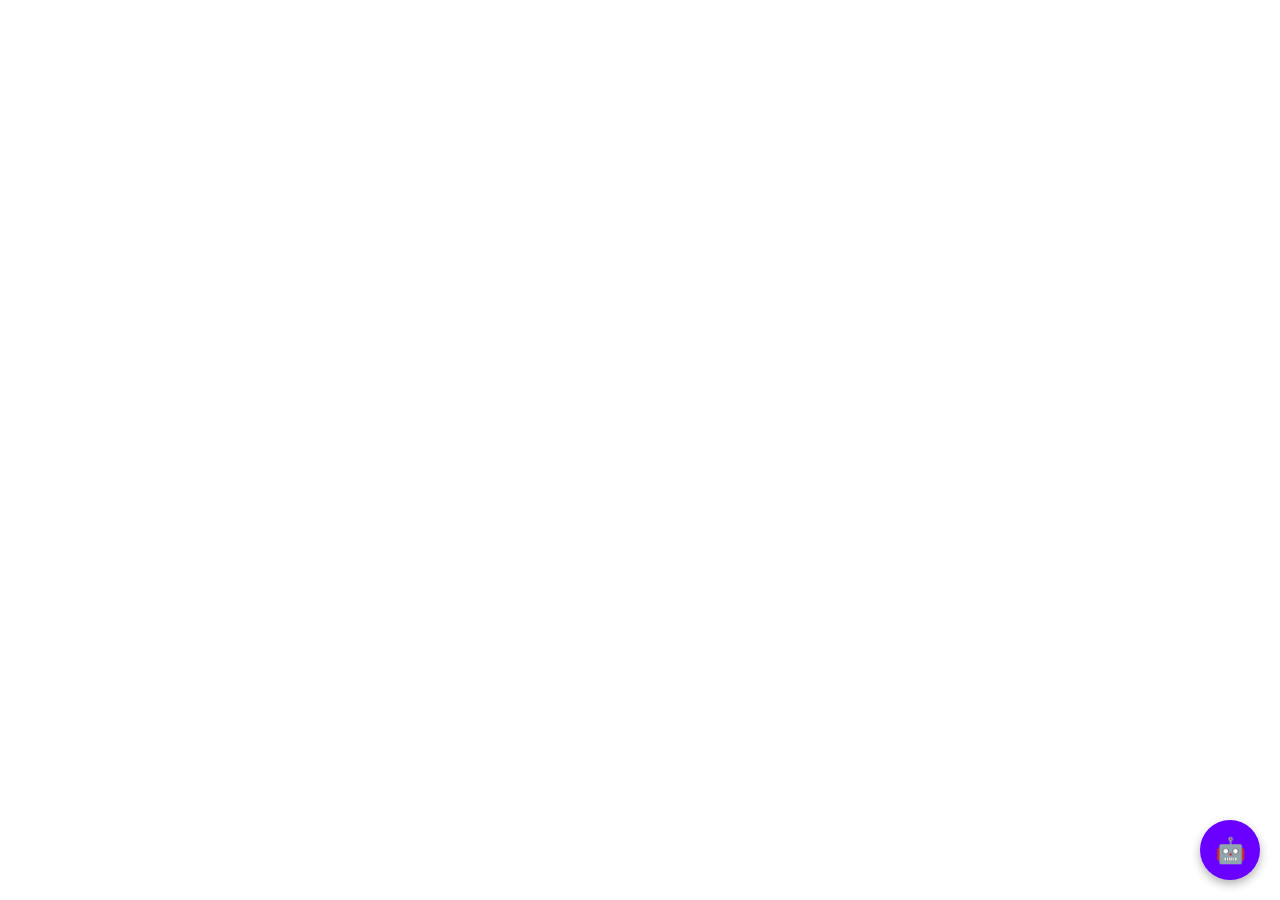
<file: frontend/index.html>
<!DOCTYPE html>
<html lang="en">
<head>
  <meta charset="UTF-8">
  <meta name="viewport" content="width=device-width, initial-scale=1.0">
  <title>AIMEX Fest Chatbot</title>

  <style>
    body {
      font-family: Arial, sans-serif;
    }

    /* Chat Icon Button */
    #chatToggle {
      position: fixed;
      bottom: 20px;
      right: 20px;
      background: #6a00ff;
      color: white;
      border: none;
      width: 60px;
      height: 60px;
      border-radius: 50%;
      font-size: 25px;
      cursor: pointer;
      box-shadow: 0 4px 10px rgba(0,0,0,0.3);
      z-index: 1000;
    }

    /* Chat Box Popup */
    #chatBox {
      position: fixed;
      bottom: 90px;
      right: 20px;
      width: 320px;
      height: 420px;
      background: white;
      border-radius: 15px;
      box-shadow: 0 6px 20px rgba(0,0,0,0.3);
      display: none;
      flex-direction: column;
      overflow: hidden;
      z-index: 999;
    }

    /* Header */
    #chatHeader {
      background: #6a00ff;
      color: white;
      padding: 12px;
      text-align: center;
      font-weight: bold;
      font-size: 16px;
    }

    /* Messages Area */
    #messages {
      flex: 1;
      padding: 10px;
      overflow-y: auto;
      font-size: 14px;
      background: #f7f7f7;
    }

    /* User Message */
    .userMsg {
      text-align: right;
      margin: 8px 0;
    }

    .userMsg span {
      display: inline-block;
      background: #6a00ff;
      color: white;
      padding: 8px 12px;
      border-radius: 15px 15px 0px 15px;
      max-width: 80%;
    }

    /* Bot Message */
    .botMsg {
      text-align: left;
      margin: 8px 0;
    }

    .botMsg span {
      display: inline-block;
      background: #e0e0e0;
      color: black;
      padding: 8px 12px;
      border-radius: 15px 15px 15px 0px;
      max-width: 80%;
    }

    /* Input Area */
    #inputArea {
      display: flex;
      border-top: 1px solid #ddd;
      background: white;
    }

    #userInput {
      flex: 1;
      padding: 10px;
      border: none;
      outline: none;
      font-size: 14px;
    }

    #sendBtn {
      background: #6a00ff;
      color: white;
      border: none;
      padding: 10px 15px;
      cursor: pointer;
    }

    #sendBtn:hover {
      background: #5200cc;
    }
  </style>
</head>

<body>

  <!-- Chat Icon -->
  <button id="chatToggle">🤖</button>

  <!-- Chat Box -->
  <div id="chatBox">

    <div id="chatHeader">AIMEX Fest Assistant 🤖</div>

    <div id="messages">
      <div class="botMsg">
        <span>Hello Amar! Ask me about AIMEX Fest 🎉</span>
      </div>
    </div>

    <div id="inputArea">
      <input id="userInput" type="text" placeholder="Type a message..." />
      <button id="sendBtn">➤</button>
    </div>
  </div>

  <script>
    const chatToggle = document.getElementById("chatToggle");
    const chatBox = document.getElementById("chatBox");

    // Toggle Chat Popup
    chatToggle.onclick = () => {
      chatBox.style.display =
        chatBox.style.display === "flex" ? "none" : "flex";
    };

    const sendBtn = document.getElementById("sendBtn");
    const userInput = document.getElementById("userInput");
    const messages = document.getElementById("messages");

    async function sendMessage() {
      let msg = userInput.value.trim();
      if (!msg) return;

      // Show user message
      messages.innerHTML += `
        <div class="userMsg"><span>${msg}</span></div>
      `;

      userInput.value = "";

      // Bot typing placeholder
      messages.innerHTML += `
        <div class="botMsg"><span>Typing...</span></div>
      `;
      messages.scrollTop = messages.scrollHeight;

      // Call backend
      let response = await fetch("http://localhost:5000/chat", {
        method: "POST",
        headers: { "Content-Type": "application/json" },
        body: JSON.stringify({ message: msg })
      });

      let data = await response.json();

      // Remove typing...
      messages.lastElementChild.remove();

      // Show bot reply
      messages.innerHTML += `
        <div class="botMsg"><span>${data.reply}</span></div>
      `;

      messages.scrollTop = messages.scrollHeight;
    }

    // Send button click
    sendBtn.onclick = sendMessage;

    // ENTER key support
    userInput.addEventListener("keydown", function (event) {
      if (event.key === "Enter") {
        sendMessage();
      }
    });
  </script>

</body>
</html>
</file>
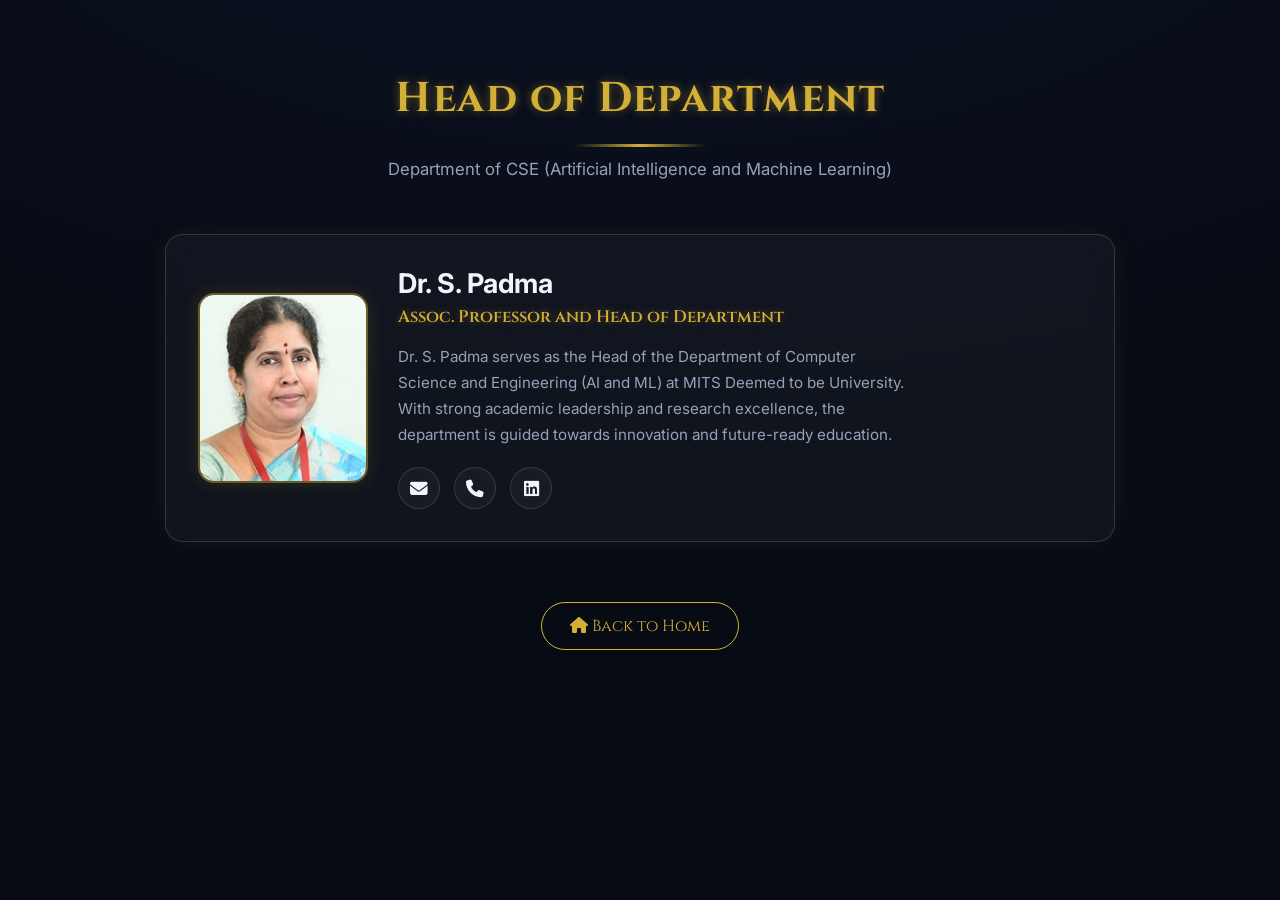
<file: convenor.html>
<!DOCTYPE html>
<html lang="en">
<head>
  <meta charset="UTF-8">
  <meta name="viewport" content="width=device-width, initial-scale=1.0">
  <title>Head of Department | AIMEX 2K26</title>

  <!-- Fonts (Same Style as Your Page) -->
  <link href="https://fonts.googleapis.com/css2?family=Inter:wght@400;500;600;700&
family=Cinzel:wght@600;700&display=swap" rel="stylesheet">

  <!-- Font Awesome Icons -->
  <link rel="stylesheet"
    href="https://cdnjs.cloudflare.com/ajax/libs/font-awesome/6.5.0/css/all.min.css">

  <style>
    :root {
      --bg-main: #070b14;
      --card-bg: rgba(255, 255, 255, 0.04);
      --border: rgba(255, 255, 255, 0.14);

      --text-main: #f1f5f9;
      --text-muted: #94a3b8;

      --gold: #d4af37;
    }

    * {
      margin: 0;
      padding: 0;
      box-sizing: border-box;
      font-family: "Inter", sans-serif;
    }

    body {
      background: radial-gradient(1200px 600px at 50% -200px,
        #0c1324, var(--bg-main));
      color: var(--text-main);
      min-height: 100vh;
      padding: 70px 20px;
    }

    /* Container */
    .container {
      max-width: 950px;
      margin: auto;
    }

    /* Header */
    .page-header {
      text-align: center;
      margin-bottom: 55px;
    }

    .page-header h1 {
      font-family: "Cinzel", serif;
      font-size: 2.6rem;
      letter-spacing: 1.5px;
      color: var(--gold);

      /* ✨ Soft Glow */
      text-shadow: 0 0 10px rgba(212, 175, 55, 0.45);
    }

    .page-header p {
      margin-top: 12px;
      font-size: 1.05rem;
      color: var(--text-muted);
    }

    /* Divider */
    .divider {
      width: 130px;
      height: 3px;
      margin: 18px auto 0;
      background: linear-gradient(90deg,
        transparent, var(--gold), transparent);
    }

    /* Profile Card */
    .hod-card {
      display: flex;
      gap: 30px;
      padding: 32px;

      background: var(--card-bg);
      border: 1px solid var(--border);
      border-radius: 18px;
      backdrop-filter: blur(10px);

      /* ✨ Low Glow Border */
      box-shadow: 0 0 25px rgba(212, 175, 55, 0.08);

      align-items: center;
    }

    /* Image */
    .hod-photo {
      width: 170px;
      height: 190px;
      border-radius: 16px;
      object-fit: cover;

      border: 2px solid rgba(212, 175, 55, 0.45);
      box-shadow: 0 0 18px rgba(212, 175, 55, 0.15);
    }

    /* Info */
    .hod-info h2 {
      font-size: 1.7rem;
      font-weight: 700;
      margin-bottom: 6px;
      color: var(--text-main);
    }

    .hod-info h3 {
      font-family: "Cinzel", serif;
      font-size: 1.05rem;
      font-weight: 600;
      color: var(--gold);
      margin-bottom: 16px;

      /* ✨ Soft Glow */
      text-shadow: 0 0 8px rgba(212, 175, 55, 0.35);
    }

    .hod-info p {
      font-size: 0.95rem;
      line-height: 1.7;
      color: var(--text-muted);
      margin-bottom: 20px;
      max-width: 520px;
    }

    /* Contact Icons */
    .contact-links {
      display: flex;
      gap: 14px;
    }

    .contact-links a {
      width: 42px;
      height: 42px;
      border-radius: 50%;

      display: flex;
      align-items: center;
      justify-content: center;

      border: 1px solid var(--border);
      background: rgba(255, 255, 255, 0.03);

      color: var(--text-main);
      text-decoration: none;
      font-size: 1.1rem;

      transition: 0.25s ease;
    }

    .contact-links a:hover {
      border-color: var(--gold);
      color: var(--gold);
      background: rgba(212, 175, 55, 0.10);

      /* ✨ Low Glow Hover */
      box-shadow: 0 0 12px rgba(212, 175, 55, 0.25);
      transform: scale(1.06);
    }

    /* Back Button */
    .back-home {
      text-align: center;
      margin-top: 60px;
    }

    .back-home a {
      display: inline-block;
      padding: 12px 28px;
      border-radius: 30px;

      border: 1px solid var(--gold);
      color: var(--gold);

      font-family: "Cinzel", serif;
      text-decoration: none;
      font-size: 1rem;

      transition: 0.3s;
    }

    .back-home a:hover {
      background: var(--gold);
      color: black;
      box-shadow: 0 0 18px rgba(212, 175, 55, 0.25);
      transform: scale(1.05);
    }

    /* Responsive */
    @media(max-width: 768px) {
      .hod-card {
        flex-direction: column;
        text-align: center;
      }

      .contact-links {
        justify-content: center;
      }

      .hod-photo {
        width: 150px;
        height: 170px;
      }
    }
  </style>
</head>

<body>

  <div class="container">

    <!-- Header -->
    <div class="page-header">
      <h1>Head of Department</h1>
      <div class="divider"></div>
      <p>Department of CSE (Artificial Intelligence and Machine Learning)</p>
    </div>

    <!-- HOD Profile -->
    <div class="hod-card">

      <!-- Image -->
      <img src="HOD.png" alt="HOD Photo" class="hod-photo">

      <!-- Details -->
      <div class="hod-info">
        <h2>Dr. S. Padma</h2>
        <h3>Assoc. Professor and Head of Department</h3>

        <p>
          Dr. S. Padma serves as the Head of the Department of Computer Science and Engineering
          (AI and ML) at MITS Deemed to be University. With strong academic leadership and
          research excellence, the department is guided towards innovation and future-ready education.
        </p>

        <!-- Contact Icons -->
        <div class="contact-links">

          <a href="mailto:drpadmas@mits.ac.in" title="Email">
            <i class="fas fa-envelope"></i>
          </a>

          <a href="tel:+919154291788" title="Phone">
            <i class="fas fa-phone"></i>
          </a>

          <a href="https://www.linkedin.com/in/padma-selvaraj-b906b0240?utm_source=share&utm_campaign=share_via&utm_content=profile&utm_medium=android_app" target="_blank" title="LinkedIn">
            <i class="fab fa-linkedin"></i>
          </a>

        </div>
      </div>

    </div>

    <!-- Back Button -->
    <div class="back-home">
      <a href="index.html"><i class="fas fa-home"></i> Back to Home</a>
    </div>

  </div>

</body>
</html>
</file>
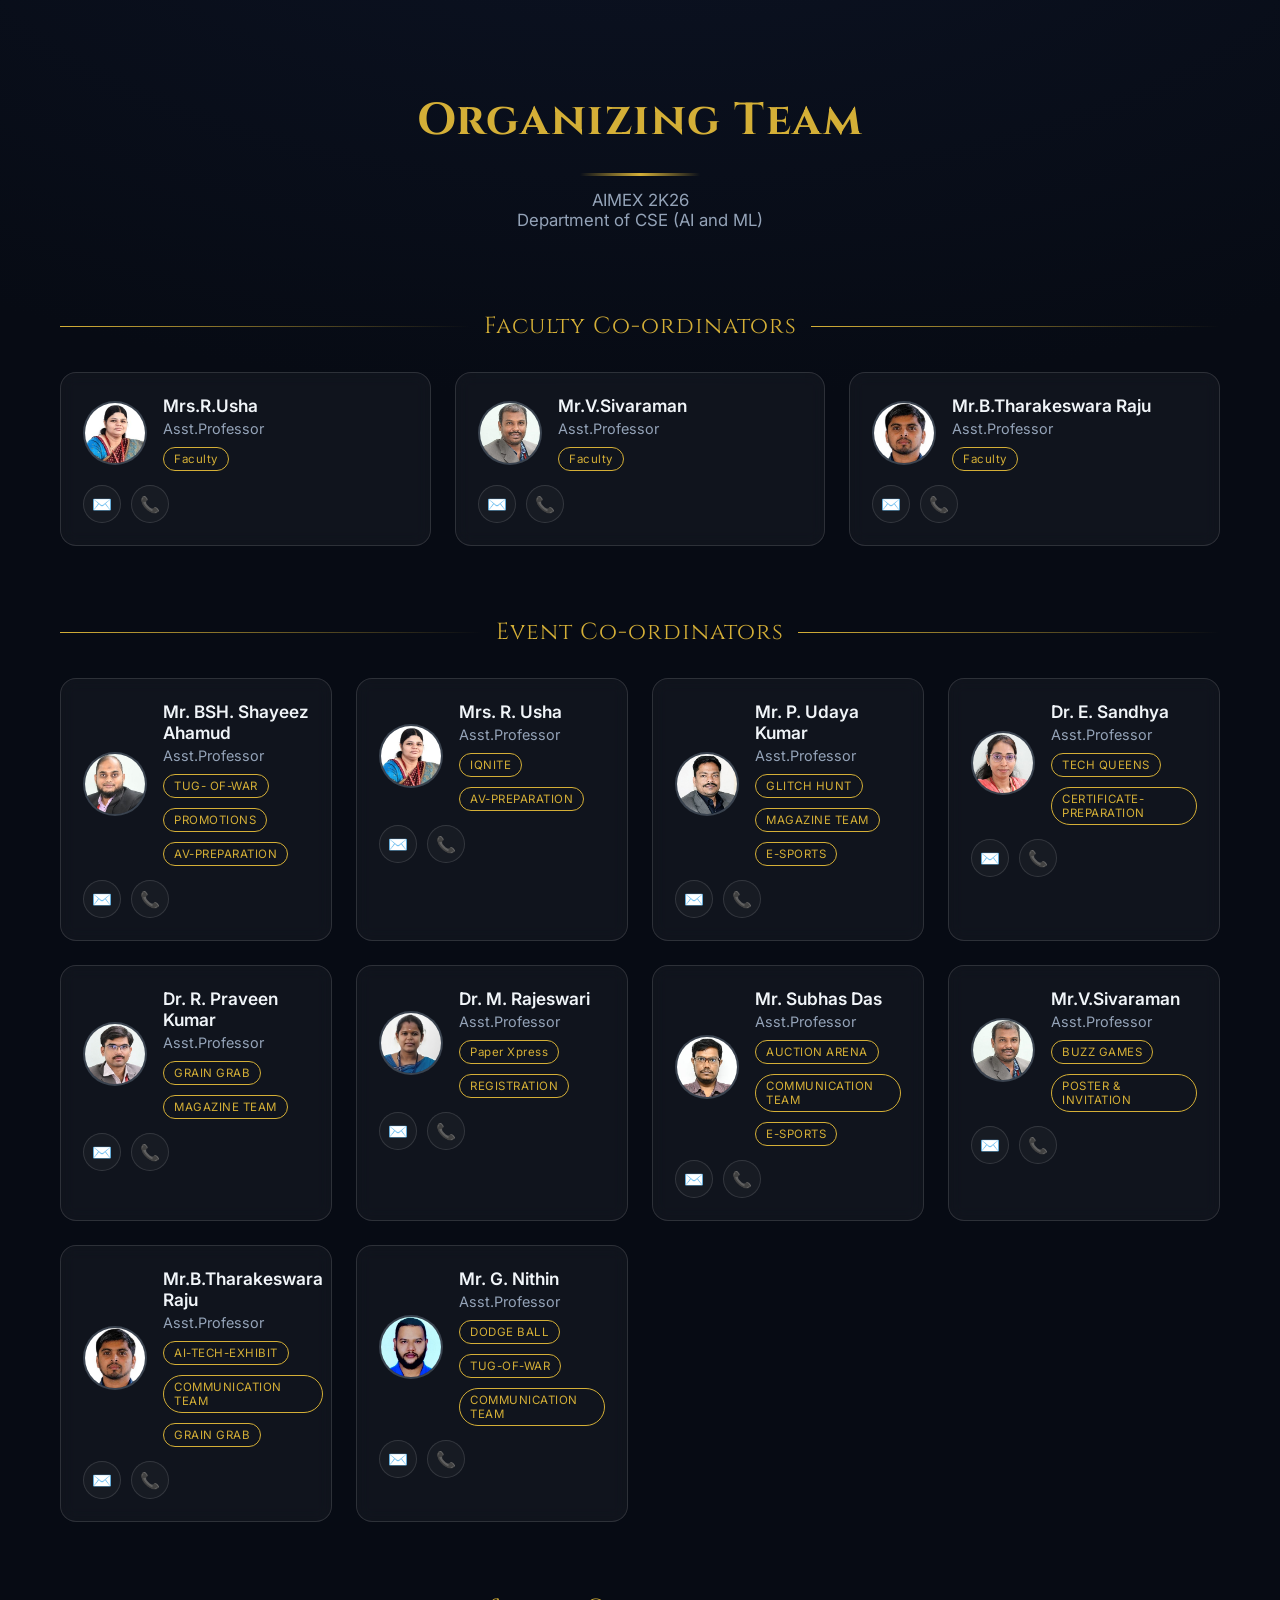
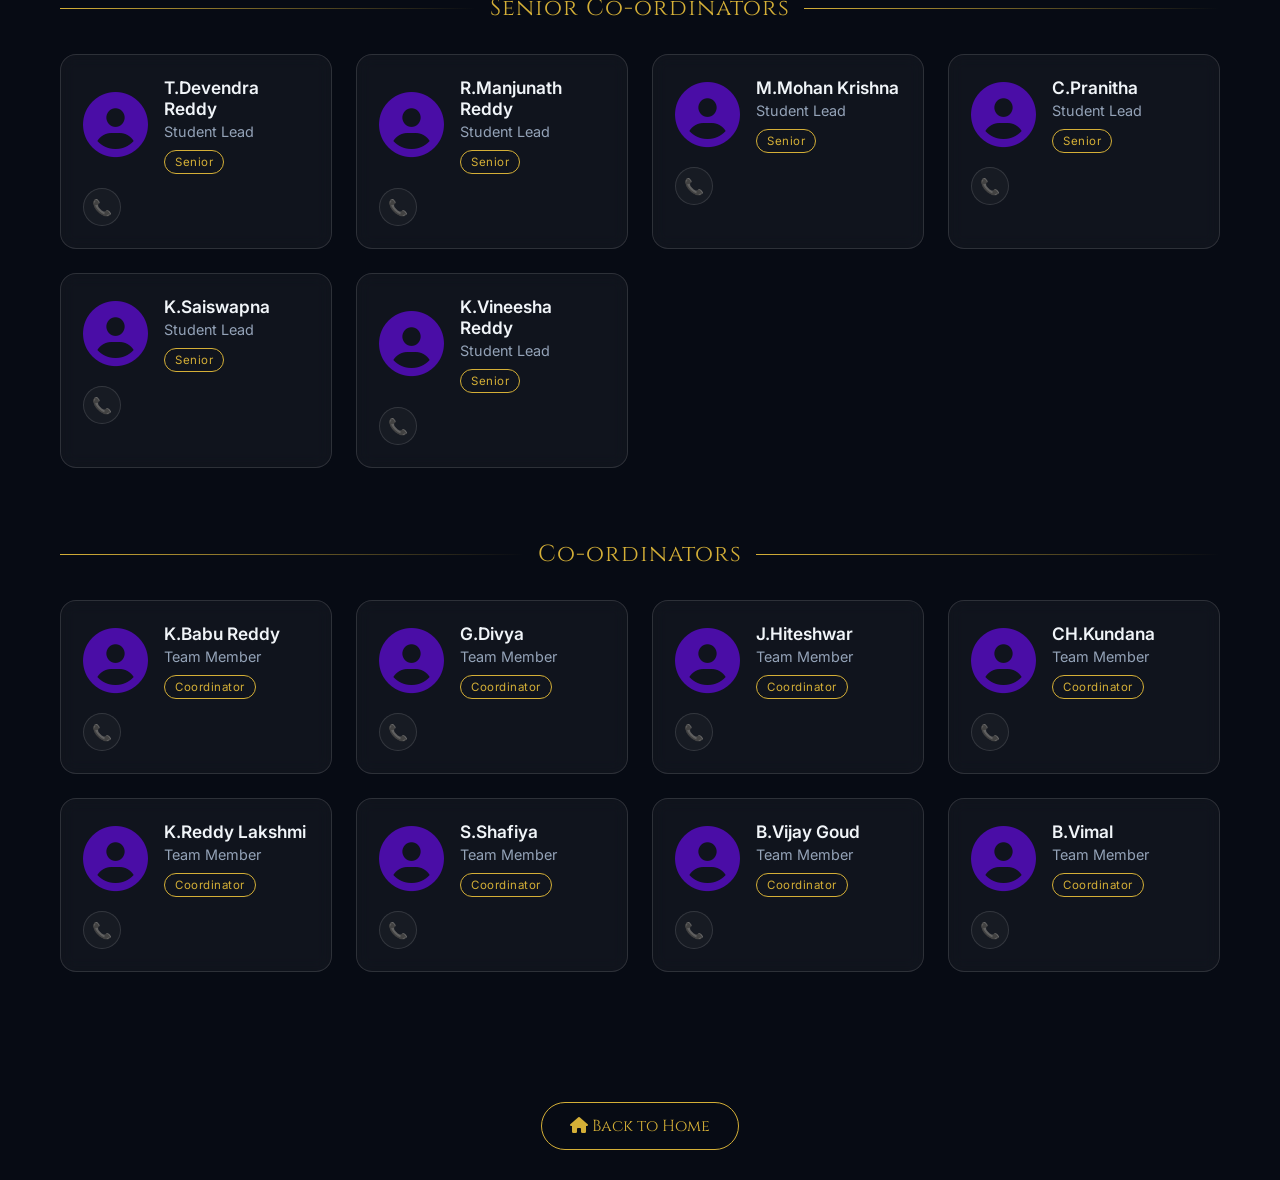
<file: coordinators.html>
<!DOCTYPE html>
<html lang="en">

<head>
  <meta charset="UTF-8" />
  <meta name="viewport" content="width=device-width, initial-scale=1.0" />
  <title>Team | AIMEX 2K26</title>

  <!-- Fonts -->
  <link
    href="https://fonts.googleapis.com/css2?family=Inter:wght@300;400;500;600;700&family=Cinzel:wght@600;700&display=swap"
    rel="stylesheet">

    <link rel="stylesheet"
  href="https://cdnjs.cloudflare.com/ajax/libs/font-awesome/6.5.0/css/all.min.css">

  <style>
    :root {
      --bg-main: #070b14;
      --bg-grad: #0c1324;
      --card-bg: rgba(255, 255, 255, 0.04);
      --border: rgba(255, 255, 255, 0.12);
      --text-main: #f1f5f9;
      --text-muted: #94a3b8;
      --gold: #d4af37;
      --blue: #3b82f6;
    }

    /* Reset */
    * {
      margin: 0;
      padding: 0;
      box-sizing: border-box;
      font-family: "Inter", sans-serif;
    }

    body {
      background: radial-gradient(1200px 600px at 50% -200px, var(--bg-grad), var(--bg-main));
      color: var(--text-main);
      min-height: 100vh;
    }

    /* Layout */
    .container {
      max-width: 1200px;
      margin: auto;
      padding: 90px 20px 70px;
    }

    /* Hero */
    .hero {
      text-align: center;
      margin-bottom: 80px;
    }

    .hero h1 {
      font-family: "Cinzel", serif;
      font-size: 2.8rem;
      letter-spacing: 1.5px;
      color: var(--gold);
    }

    .hero p {
      margin-top: 14px;
      color: var(--text-muted);
      font-size: 1.05rem;
    }

    /* Divider */
    .divider {
      width: 120px;
      height: 3px;
      margin: 22px auto 0;
      background: linear-gradient(90deg, transparent, var(--gold), transparent);
    }

    /* Section */
    .section {
      margin-top: 70px;
    }

    .section-title {
      display: flex;
      align-items: center;
      gap: 14px;
      margin-bottom: 30px;
    }

    .section-title span {
      font-family: "Cinzel", serif;
      font-size: 1.45rem;
      color: var(--gold);
      letter-spacing: 1px;
    }
    @media (max-width: 768px) {
      .section-title span{
        font-family: "Cinzel", serif;
      font-size: 1.1rem;
      color: var(--gold);
      letter-spacing: 1px;
      }
      .section-title::before {
      content: "";
      flex: 1;
      height: 1px;
      background: linear-gradient(90deg, var(--gold), transparent);
    }
    .section-title::after {
      content: "";
      flex: 1;
      height: 1px;
      background: linear-gradient(90deg, var(--gold), transparent);
    }
    }
     .section-title::before {
      content: "";
      flex: 1;
      height: 1px;
      background: linear-gradient(90deg, var(--gold), transparent);
    }
    .section-title::after {
      content: "";
      flex: 1;
      height: 1px;
      background: linear-gradient(90deg, var(--gold), transparent);
    }

    /* Grid */
    .grid {
      display: grid;
      grid-template-columns: repeat(auto-fit, minmax(260px, 1fr));
      gap: 24px;
    }

    /* Card */
    .card {
      background: var(--card-bg);
      border: 1px solid var(--border);
      border-radius: 16px;
      padding: 22px;
      backdrop-filter: blur(8px);
      transition: transform .18s ease, border .18s ease;
    }

    .card:hover {
      transform: translateY(-5px);
      border-color: var(--gold);
    }

    /* Profile */
    .profile {
      display: flex;
      align-items: center;
      gap: 16px;
    }

    .avatar, .usha, .sivaraman, .tharakeswara, .das, .shayeez, .praveen, .sandhya, .udaya, .rajeshwari, .nithin {
      width: 64px;
      height: 64px;
      border-radius: 50%;
      object-fit: cover;
      border: 2px solid var(--border);
      background: #1f2937;
    }

    .name {
      font-size: 1.08rem;
      font-weight: 600;
    }

    .role {
      margin-top: 4px;
      font-size: .9rem;
      color: var(--text-muted);
    }

    /* Badge */
    .badge {
      display: inline-block;
      margin-top: 10px;
      padding: 4px 10px;
      font-size: .72rem;
      border-radius: 999px;
      border: 1px solid var(--gold);
      color: var(--gold);
      letter-spacing: .5px;
    }

    /* Contact */
    .contact {
  display: flex;
  gap: 10px;
  margin-top: 14px;
}

.contact a {
  width: 38px;
  height: 38px;
  display: flex;
  align-items: center;
  justify-content: center;
  border-radius: 50%;
  border: 1px solid var(--border);
  text-decoration: none;
  font-size: 1rem;
  color: var(--text-main);
  background: rgba(255,255,255,0.03);
  transition: all 0.25s ease;
}

.contact a:hover {
  border-color: var(--gold);
  color: var(--gold);
  background: rgba(212, 175, 55, 0.12);
  transform: scale(1.08);
}


    /* Footer */
    footer {
      margin-top: 90px;
      text-align: center;
      font-size: .85rem;
      color: var(--text-muted);
      letter-spacing: .4px;
    }

    /* Responsive */
    @media(max-width:600px) {
      .hero h1 {
        font-size: 2.2rem;
      }
    }

    .icon-avatar {
  font-size: 65px;
  color: rgb(74, 13, 166);
}


/* ✅ Back Home Button Style */
.back-home {
  margin-top: 60px;
  text-align: center;
}

.back-home a {
  display: inline-block;
  padding: 12px 28px;
  border-radius: 30px;
  border: 1px solid var(--gold);
  color: var(--gold);
  font-family: "Cinzel", serif;
  text-decoration: none;
  font-size: 1rem;
  transition: 0.3s;
  margin-bottom: 30px;
}

.back-home a:hover {
  background: var(--gold);
  color: black;
  transform: scale(1.05);
}


  </style>
</head>

<body>

  <div class="container">

    <!-- Hero -->
    <div class="hero">
      <h1>Organizing Team</h1>
      <div class="divider"></div>
      <p>AIMEX 2K26 <br> Department of CSE (AI and ML)</p>
    </div>

  <section class="section">
    <div class="section-title"><span>Faculty Co-ordinators</span></div>
    <div class="grid">
     <div class="card">
        <div class="profile">
          <img src="usha.png" alt="Mrs.R.Usha" class="usha">
          <div>
            <div class="name">Mrs.R.Usha</div>
            <div class="role">Asst.Professor</div>
            <div class="badge">Faculty</div>
          </div>
        </div>
        <div class="contact">
          <a href="ushar@mits.ac.in">✉️</a>
          <a href="tel:+917032389459">📞</a>
        </div>
      </div>
      <div class="card">
        <div class="profile">
          <img src="siva.png" alt="Mr.V.Sivaraman" class="sivaraman">
          <div>
            <div class="name">Mr.V.Sivaraman</div>
            <div class="role">Asst.Professor</div>
            <div class="badge">Faculty</div>
          </div>
        </div>
        <div class="contact">
          <a href="sivaramanv@mits.ac.in">✉️</a>
          <a href="tel:+919629590800">📞</a>
        </div>
      </div>
      <div class="card">
        <div class="profile">
          <img src="tarak.png" alt="Tharakeswara Raju" class="tharakeswara">
          <div>
            <div class="name">Mr.B.Tharakeswara Raju</div>
            <div class="role">Asst.Professor</div>
            <div class="badge">Faculty</div>
          </div>
        </div>
        <div class="contact">
          <a href="tharakeswararajub@mits.ac.in">✉️</a>
          <a href="tel:+919391916600">📞</a>
        </div>
      </div>
    </div>
  </section>
<!-- EVENT CO-ORDINATORS-->
  <section class="section">
    <div class="section-title"><span>Event Co-ordinators</span></div>
    <div class="grid">
     <div class="card">
        <div class="profile">
          <img src="shayeez.png" alt="Mr. BSH. Shayeez Ahamud" class="shayeez">
          <div>
            <div class="name">Mr. BSH. Shayeez Ahamud</div>
            <div class="role">Asst.Professor</div>
            <div class="badge">TUG- OF-WAR</div>
            <div class="badge">PROMOTIONS</div>
            <div class="badge">AV-PREPARATION</div>
          </div>
        </div>
        <div class="contact">
          <a href="shayeezahamedbsh@mits.ac.in">✉️</a>
          <a href="tel:+919966390973">📞</a>
        </div>
      </div>
     <div class="card">
        <div class="profile">
          <img src="usha.png" alt="Mrs.R.Usha" class="usha">
          <div>
            <div class="name">Mrs. R. Usha</div>
            <div class="role">Asst.Professor</div>
            <div class="badge">IQNITE</div>
            <div class="badge">AV-PREPARATION</div>
          </div>
        </div>
        <div class="contact">
          <a href="ushar@mits.ac.in">✉️</a>
          <a href="tel:+917032389459">📞</a>
        </div>
      </div>
     <div class="card">
        <div class="profile">
          <img src="udaya.png" alt="Mr. P. Udaya Kumar" class="udaya">
          <div>
            <div class="name">Mr. P. Udaya Kumar</div>
            <div class="role">Asst.Professor</div>
            <div class="badge">GLITCH HUNT</div>
            <div class="badge">MAGAZINE TEAM</div>
            <div class="badge">E-SPORTS</div>
          </div>
        </div>
        <div class="contact">
          <a href="udayakumarp@mits.ac.in">✉️</a>
          <a href="tel:+916381240108">📞</a>
        </div>
      </div>
     <div class="card">
        <div class="profile">
          <img src="sandhya.png" alt="Dr. E. Sandhya" class="sandhya">
          <div>
            <div class="name">Dr. E. Sandhya</div>
            <div class="role">Asst.Professor</div>
            <div class="badge">TECH QUEENS</div>
            <div class="badge">CERTIFICATE-PREPARATION</div>
          </div>
        </div>
        <div class="contact">
          <a href="drsandhyae@mits.ac.in">✉️</a>
          <a href="tel:+917989189465">📞</a>
        </div>
      </div>
     <div class="card">
        <div class="profile">
          <img src="praveen.png" alt="Dr. R. Praveen Kumar" class="praveen">
          <div>
            <div class="name">Dr. R. Praveen Kumar</div>
            <div class="role">Asst.Professor</div>
            <div class="badge">GRAIN GRAB</div>
            <div class="badge">MAGAZINE TEAM</div>
          </div>
        </div>
        <div class="contact">
          <a href="drpraveenkumarr@mits.ac.in">✉️</a>
          <a href="tel:+919492692166">📞</a>
        </div>
      </div>
     <div class="card">
        <div class="profile">
          <img src="raj.png" alt="rajeshwari" class="rajeshwari">
          <div>
            <div class="name">Dr. M. Rajeswari</div>
            <div class="role">Asst.Professor</div>
            <div class="badge">Paper Xpress</div>
            <div class="badge">REGISTRATION</div>
          </div>
        </div>
        <div class="contact">
          <a href="drrajeswarim@mits.ac.in">✉️</a>
          <a href="tel:+919566358584">📞</a>
        </div>
      </div>
     <div class="card">
        <div class="profile">
          <img src="das.png" alt="das" class="das">
          <div>
            <div class="name">Mr. Subhas Das</div>
            <div class="role">Asst.Professor</div>
            <div class="badge">AUCTION ARENA</div>
            <div class="badge">COMMUNICATION TEAM</div>
            <div class="badge">E-SPORTS</div>
          </div>
        </div>
        <div class="contact">
          <a href="Subhasdas@mits.ac.in">✉️</a>
          <a href="tel:+917551817633">📞</a>
        </div>
      </div>
      <div class="card">
        <div class="profile">
          <img src="siva.png" alt="Mr.V.Sivaraman" class="sivaraman">
          <div>
            <div class="name">Mr.V.Sivaraman</div>
            <div class="role">Asst.Professor</div>
            <div class="badge">BUZZ GAMES</div>
            <div class="badge">POSTER & INVITATION</div>
          </div>
        </div>
        <div class="contact">
          <a href="sivaramanv@mits.ac.in">✉️</a>
          <a href="tel:+919629590800">📞</a>
        </div>
      </div>
      <div class="card">
        <div class="profile">
          <img src="tarak.png" alt="Tharakeswara Raju" class="tharakeswara">
          <div>
            <div class="name">Mr.B.Tharakeswara Raju</div>
            <div class="role">Asst.Professor</div>
            <div class="badge">AI-TECH-EXHIBIT</div>
            <div class="badge">COMMUNICATION TEAM</div>
            <div class="badge">GRAIN GRAB</div>
          </div>
        </div>
        <div class="contact">
          <a href="tharakeswararajub@mits.ac.in">✉️</a>
          <a href="tel:+919391916600">📞</a>
        </div>
      </div>
     <div class="card">
        <div class="profile">
          <img src="nithin.png" alt="Mr. G. Nithin" class="nithin">
          <div>
            <div class="name">Mr. G. Nithin</div>
            <div class="role">Asst.Professor</div>
            <div class="badge">DODGE BALL</div>
            <div class="badge">TUG-OF-WAR</div>
            <div class="badge">COMMUNICATION TEAM</div>
          </div>
        </div>
        <div class="contact">
          <a href="nithing@mits.ac.in">✉️</a>
          <a href="tel:+919440476321">📞</a>
        </div>
      </div>
      </div>
  </section>

    <section class="section">
      <div class="section-title"><span>Senior Co-ordinators</span></div>
      <div class="grid">
        <div class="card">
          <div class="profile">
            <i class="fas fa-user-circle icon-avatar"></i>
            <div>
              <div class="name">T.Devendra Reddy</div>
              <div class="role">Student Lead</div>
              <div class="badge">Senior</div>
            </div>
          </div>
          <div class="contact">
            <a href="tel:+919347698116">📞</a>
          </div>
        </div>
        <div class="card">
          <div class="profile">
            <i class="fas fa-user-circle icon-avatar"></i>
            <div>
              <div class="name">R.Manjunath Reddy</div>
              <div class="role">Student Lead</div>
              <div class="badge">Senior</div>
            </div>
          </div>
          <div class="contact">
            <a href="tel:+917981856875">📞</a>
          </div>
        </div>
        <div class="card">
          <div class="profile">
            <i class="fas fa-user-circle icon-avatar"></i>
            <div>
              <div class="name">M.Mohan Krishna</div>
              <div class="role">Student Lead</div>
              <div class="badge">Senior</div>
            </div>
          </div>
          <div class="contact">
            <a href="tel:+918328057598">📞</a>
          </div>
        </div>
        <div class="card">
          <div class="profile">
            <i class="fas fa-user-circle icon-avatar"></i>
            <div>
              <div class="name">C.Pranitha</div>
              <div class="role">Student Lead</div>
              <div class="badge">Senior</div>
            </div>
          </div>
          <div class="contact">
            <a href="tel:+919866830039">📞</a>
          </div>
        </div>
        <div class="card">
          <div class="profile">
            <i class="fas fa-user-circle icon-avatar"></i>
            <div>
              <div class="name">K.Saiswapna</div>
              <div class="role">Student Lead</div>
              <div class="badge">Senior</div>
            </div>
          </div>
          <div class="contact">
            <a href="tel:+919346019489">📞</a>
          </div>
        </div>
        <div class="card">
          <div class="profile">
            <i class="fas fa-user-circle icon-avatar"></i>
            <div>
              <div class="name">K.Vineesha Reddy</div>
              <div class="role">Student Lead</div>
              <div class="badge">Senior</div>
            </div>
          </div>
          <div class="contact">
            <a href="tel:+917093098331">📞</a>
          </div>
        </div>
    </div>
    </section>

<!-- Coordinators -->
<section class="section">
  <div class="section-title"><span>Co-ordinators</span></div>
  <div class="grid">

    <div class="card">
      <div class="profile">
        <i class="fas fa-user-circle icon-avatar"></i>
        <div>
          <div class="name">K.Babu Reddy</div>
          <div class="role">Team Member</div>
          <div class="badge">Coordinator</div>
        </div>
      </div>
      <div class="contact">
        <a href="tel:+918121267238" aria-label="Call">📞</a>
      </div>
    </div>

    <div class="card">
      <div class="profile">
        <i class="fas fa-user-circle icon-avatar"></i>
        <div>
          <div class="name">G.Divya</div>
          <div class="role">Team Member</div>
          <div class="badge">Coordinator</div>
        </div>
      </div>
      <div class="contact">
        <a href="tel:+916301448192">📞</a>
      </div>
    </div>

    <div class="card">
      <div class="profile">
        <i class="fas fa-user-circle icon-avatar"></i>
        <div>
          <div class="name">J.Hiteshwar</div>
          <div class="role">Team Member</div>
          <div class="badge">Coordinator</div>
        </div>
      </div>
      <div class="contact">
        <a href="tel:+918125039586">📞</a>
      </div>
    </div>

    <div class="card">
      <div class="profile">
        <i class="fas fa-user-circle icon-avatar"></i>
        <div>
          <div class="name">CH.Kundana</div>
          <div class="role">Team Member</div>
          <div class="badge">Coordinator</div>
        </div>
      </div>
      <div class="contact">
        <a href="tel:+917893496156">📞</a>
      </div>
    </div>

    <div class="card">
      <div class="profile">
        <i class="fas fa-user-circle icon-avatar"></i>
        <div>
          <div class="name">K.Reddy Lakshmi</div>
          <div class="role">Team Member</div>
          <div class="badge">Coordinator</div>
        </div>
      </div>
      <div class="contact">
        <a href="tel:+919000000025">📞</a>
      </div>
    </div>

    <div class="card">
      <div class="profile">
        <i class="fas fa-user-circle icon-avatar"></i>
        <div>
          <div class="name">S.Shafiya</div>
          <div class="role">Team Member</div>
          <div class="badge">Coordinator</div>
        </div>
      </div>
      <div class="contact">
        <a href="tel:+919491259815">📞</a>
      </div>
    </div>
       <div class="card">
      <div class="profile">
        <i class="fas fa-user-circle icon-avatar"></i>
        <div>
          <div class="name">B.Vijay Goud</div>
          <div class="role">Team Member</div>
          <div class="badge">Coordinator</div>
        </div>
      </div>
      <div class="contact">
        <a href="tel:+919390059195">📞</a>
      </div>
    </div>
       <div class="card">
      <div class="profile">
        <i class="fas fa-user-circle icon-avatar"></i>
        <div>
          <div class="name">B.Vimal</div>
          <div class="role">Team Member</div>
          <div class="badge">Coordinator</div>
        </div>
      </div>
      <div class="contact">
        <a href="tel:+918247532607">📞</a>
      </div>
    </div>
  </div>
</section>
  </div>

  <!-- ✅ Back to Home Button -->
<div class="back-home">
  <a href="index.html">
    <i class="fas fa-home"></i> Back to Home
  </a>
</div>

</body>

</html>
</file>
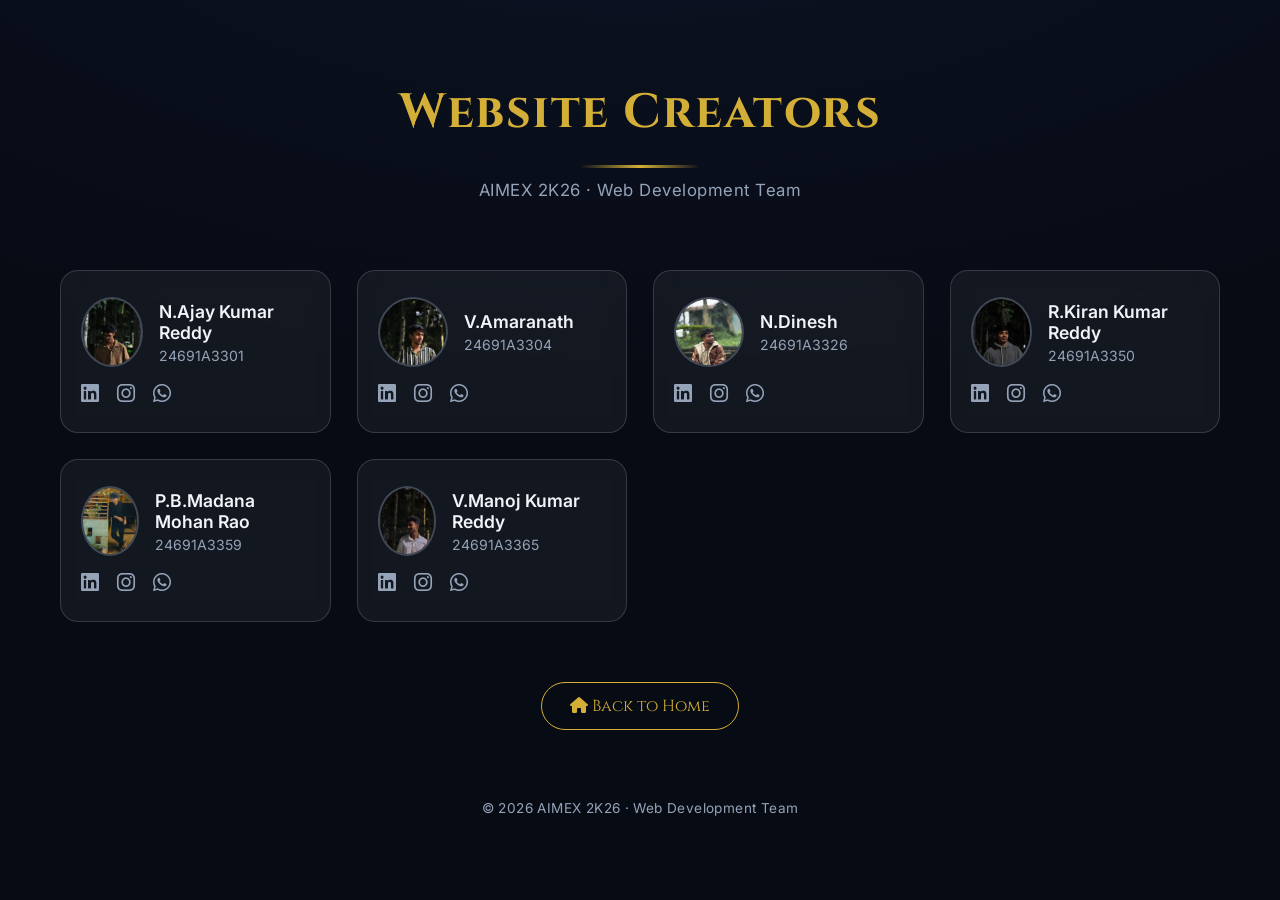
<file: creators.html>
<!DOCTYPE html>
<html lang="en">
<head>
<meta charset="UTF-8">
<meta name="viewport" content="width=device-width, initial-scale=1.0">
<title>Web Creators | AIMEX 2K26</title>

<!-- Fonts -->
<link href="https://fonts.googleapis.com/css2?family=Inter:wght@300;400;500;600;700&family=Cinzel:wght@600;700&display=swap" rel="stylesheet">

<!-- Icons -->
<link href="https://cdnjs.cloudflare.com/ajax/libs/font-awesome/6.5.0/css/all.min.css" rel="stylesheet">

<style>
:root{
  --bg-main:#070b14;
  --bg-grad:#0c1324;
  --card-bg:rgba(255,255,255,0.05);
  --border:rgba(255,255,255,0.15);
  --text-main:#f1f5f9;
  --text-muted:#94a3b8;
  --gold:#d4af37;
  --blue:#3b82f6;
  --icon-hover:#25D366; /* WhatsApp green hover */
}

/* Reset */
*{margin:0;padding:0;box-sizing:border-box;font-family:"Inter",sans-serif;}
body{
  background:radial-gradient(1200px 600px at 50% -200px,var(--bg-grad),var(--bg-main));
  color:var(--text-main);
  min-height:100vh;
}

/* Container */
.container{
  max-width:1200px;
  margin:auto;
  padding:80px 20px 60px;
}

/* Hero */
.hero{
  text-align:center;
  margin-bottom:70px;
}
.hero h1{
  font-family:"Cinzel",serif;
  font-size:3rem;
  letter-spacing:1.5px;
  color:var(--gold);
}
.hero p{
  margin-top:12px;
  color:var(--text-muted);
  font-size:1.05rem;
  letter-spacing:.5px;
}
.divider{
  width:120px;
  height:3px;
  margin:20px auto 0;
  background:linear-gradient(90deg,transparent,var(--gold),transparent);
}

/* Grid */
.grid{
  display:grid;
  grid-template-columns:repeat(auto-fit,minmax(260px,1fr));
  gap:26px;
}

/* Card */
.card{
  background:var(--card-bg);
  border:1px solid var(--border);
  border-radius:18px;
  padding:26px 20px;
  backdrop-filter:blur(10px);
  transition:transform .25s ease,border .25s ease,box-shadow .25s ease;
  position:relative;
}
.card:hover{
  transform:translateY(-6px) scale(1.02);
  border-color:var(--gold);
  box-shadow:0 20px 40px rgba(0,0,0,0.3);
}

/* Profile */
.profile{
  display:flex;
  align-items:center;
  gap:16px;
  margin-bottom:14px;
}
.avatar{
  width:70px;
  height:70px;
  border-radius:50%;
  object-fit:cover;
  border:2px solid var(--border);
  background:#1f2937;
  transition: box-shadow .3s ease, transform .3s ease;
}
.card:hover .avatar{
  box-shadow:0 0 18px var(--gold);
  transform:scale(1.08);
}
.name{
  font-size:1.1rem;
  font-weight:600;
}
.role{
  margin-top:4px;
  font-size:.88rem;
  color:var(--text-muted);
}

/* Social Icons */
.socials{
  margin-top:14px;
  display:flex;
  gap:18px;
}
.socials a{
  color:var(--text-muted);
  font-size:1.3rem;
  transition: color .25s ease, transform .25s ease;
  position:relative;
}
.socials a:hover{
  color:var(--icon-hover);
  transform:scale(1.15);
}

/* Tooltip */
.socials a::after{
  content: attr(data-tooltip);
  position:absolute;
  bottom:130%;
  left:50%;
  transform:translateX(-50%);
  background:var(--gold);
  color:#070b14;
  font-size:.7rem;
  padding:2px 6px;
  border-radius:6px;
  white-space:nowrap;
  opacity:0;
  pointer-events:none;
  transition:opacity .2s ease;
}
.socials a:hover::after{
  opacity:1;
}

/* Footer */
footer{
  margin-top:70px;
  text-align:center;
  font-size:.85rem;
  color:var(--text-muted);
  letter-spacing:.4px;
}

/* Mobile adjustments */
@media(max-width:768px){
  .grid{grid-template-columns:repeat(auto-fit,minmax(220px,1fr));}
}
@media(max-width:500px){
  .hero h1{font-size:2.2rem;}
  .avatar{width:60px;height:60px;}
  .socials{gap:14px;}
}

/* ✅ Back Home Button Style */
.back-home {
  margin-top: 60px;
  text-align: center;
}

.back-home a {
  display: inline-block;
  padding: 12px 28px;
  border-radius: 30px;
  border: 1px solid var(--gold);
  color: var(--gold);
  font-family: "Cinzel", serif;
  text-decoration: none;
  font-size: 1rem;
  transition: 0.3s;
}

.back-home a:hover {
  background: var(--gold);
  color: black;
  transform: scale(1.05);
}

@media(max-width: 786px) {
  .hero h1{
    font-size: 2.5rem;
  }
}
</style>
</head>
<body>

<div class="container">

<!-- Hero -->
<div class="hero">
  <h1>Website Creators</h1>
  <div class="divider"></div>
  <p>AIMEX 2K26 · Web Development Team</p>
</div>

<!-- Creators Grid -->
<div class="grid">

<!-- Member 1 -->
<div class="card">
  <div class="profile">
    <img src="ajay.png" alt="ajay" class="avatar">
    <div>
      <div class="name">N.Ajay Kumar Reddy</div>
      <div class="role">24691A3301</div>
    </div>
  </div>
  <div class="socials">
    <a href="https://www.linkedin.com/in/ajay-kumar-reddy-69648032b?utm_source=share&utm_campaign=share_via&utm_content=profile&utm_medium=android_app" target="_blank" data-tooltip="LinkedIn"><i class="fab fa-linkedin"></i></a>
    <a href="https://www.instagram.com/ajay.reddy_x?igsh=MWcyNTY2dTRlZ2Y3Mw==" target="_blank" data-tooltip="Instagram"><i class="fab fa-instagram"></i></a>
    <a href="https://wa.me/918885345006" target="_blank" data-tooltip="WhatsApp"><i class="fab fa-whatsapp"></i></a>
  </div>
</div>

<!-- Member 2 -->
<div class="card">
  <div class="profile">
    <img src="amar.png" alt="amaranath" class="avatar">
    <div>
      <div class="name">V.Amaranath</div>
      <div class="role">24691A3304</div>
    </div>
  </div>
  <div class="socials">
    <a href="https://linkedin.com/in/rahulreddy" target="_blank" data-tooltip="LinkedIn"><i class="fab fa-linkedin"></i></a>
    <a href="https://www.instagram.com/_mr_perfect_1419?igsh=OW8xZG1jcmV5ZmVo" target="_blank" data-tooltip="Instagram"><i class="fab fa-instagram"></i></a>
    <a href="https://wa.me/917780558919" target="_blank" data-tooltip="WhatsApp"><i class="fab fa-whatsapp"></i></a>
  </div>
</div>

<!-- Member 3 -->
<div class="card">
  <div class="profile">
    <img src="dinesh.png" alt="dinesh" class="avatar">
    <div>
      <div class="name">N.Dinesh</div>
      <div class="role">24691A3326</div>
    </div>
  </div>
  <div class="socials">
    <a href="https://linkedin.com/in/snehasharma" target="_blank" data-tooltip="LinkedIn"><i class="fab fa-linkedin"></i></a>
    <a href="https://www.instagram.com/_mr_lucky______07?igsh=MTRraGh2cDdjenF0bQ==" target="_blank" data-tooltip="Instagram"><i class="fab fa-instagram"></i></a>
    <a href="https://wa.me/918688010847" target="_blank" data-tooltip="WhatsApp"><i class="fab fa-whatsapp"></i></a>
  </div>
</div>

<!-- Member 4 -->
<div class="card">
  <div class="profile">
    <img src="kiran.png" alt="kiran" class="avatar">
    <div>
      <div class="name">R.Kiran Kumar Reddy</div>
      <div class="role">24691A3350</div>
    </div>
  </div>
  <div class="socials">
    <a href="https://linkedin.com/in/arjunsingh" target="_blank" data-tooltip="LinkedIn"><i class="fab fa-linkedin"></i></a>
    <a href="https://www.instagram.com/_user_is_mine?igsh=MWw5OXJ6cjE3MWhoOQ==" target="_blank" data-tooltip="Instagram"><i class="fab fa-instagram"></i></a>
    <a href="https://wa.me/919121200795" target="_blank" data-tooltip="WhatsApp"><i class="fab fa-whatsapp"></i></a>
  </div>
</div>

<!-- Member 5 -->
<div class="card">
  <div class="profile">
    <img src="madhu.png" alt="madanamohanrao" class="avatar">
    <div>
      <div class="name">P.B.Madana Mohan Rao</div>
      <div class="role">24691A3359</div>
    </div>
  </div>
  <div class="socials">
    <a href="https://linkedin.com/in/priyanair" target="_blank" data-tooltip="LinkedIn"><i class="fab fa-linkedin"></i></a>
    <a href="https://www.instagram.com/n_o_b_i_t_a1735?igsh=bzlhZHIzMDZ4bzVv" target="_blank" data-tooltip="Instagram"><i class="fab fa-instagram"></i></a>
    <a href="https://wa.me/919885640458" target="_blank" data-tooltip="WhatsApp"><i class="fab fa-whatsapp"></i></a>
  </div>
</div>

<!-- Member 6 -->
<div class="card">
  <div class="profile">
    <img src="manoj.png" alt="manoj" class="avatar">
    <div>
      <div class="name">V.Manoj Kumar Reddy</div>
      <div class="role">24691A3365</div>
    </div>
  </div>
  <div class="socials">
    <a href="https://linkedin.com/in/vikaspatel" target="_blank" data-tooltip="LinkedIn"><i class="fab fa-linkedin"></i></a>
    <a href="https://www.instagram.com/_m_a_n_o_j_r_e_d_d_y_08?igsh=MmUycjhybTE5bWN0" target="_blank" data-tooltip="Instagram"><i class="fab fa-instagram"></i></a>
    <a href="https://wa.me/917013897793" target="_blank" data-tooltip="WhatsApp"><i class="fab fa-whatsapp"></i></a>
  </div>
</div>

</div>

<!-- ✅ Back to Home Button -->
<div class="back-home">
  <a href="index.html">
    <i class="fas fa-home"></i> Back to Home
  </a>
</div>


<footer>
  © 2026 AIMEX 2K26 · Web Development Team
</footer>

</div>

</body>
</html>
</file>
